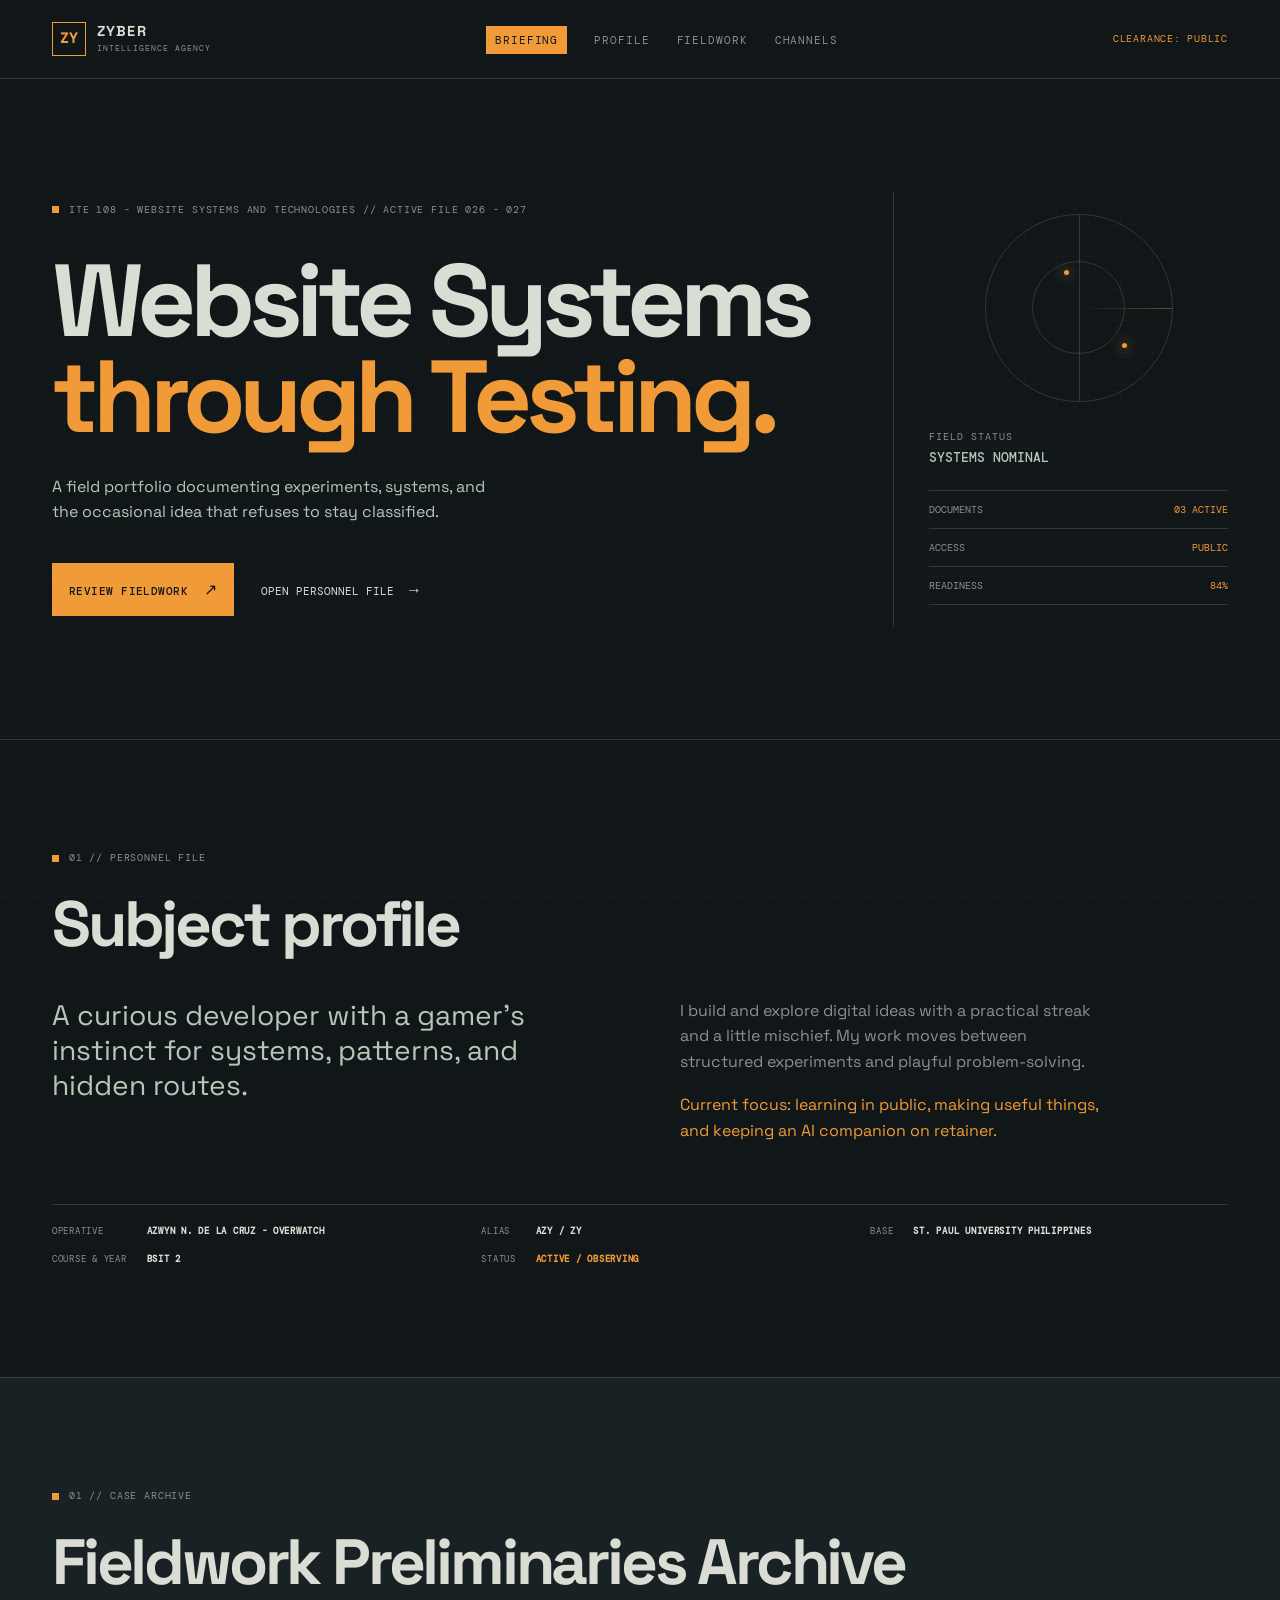
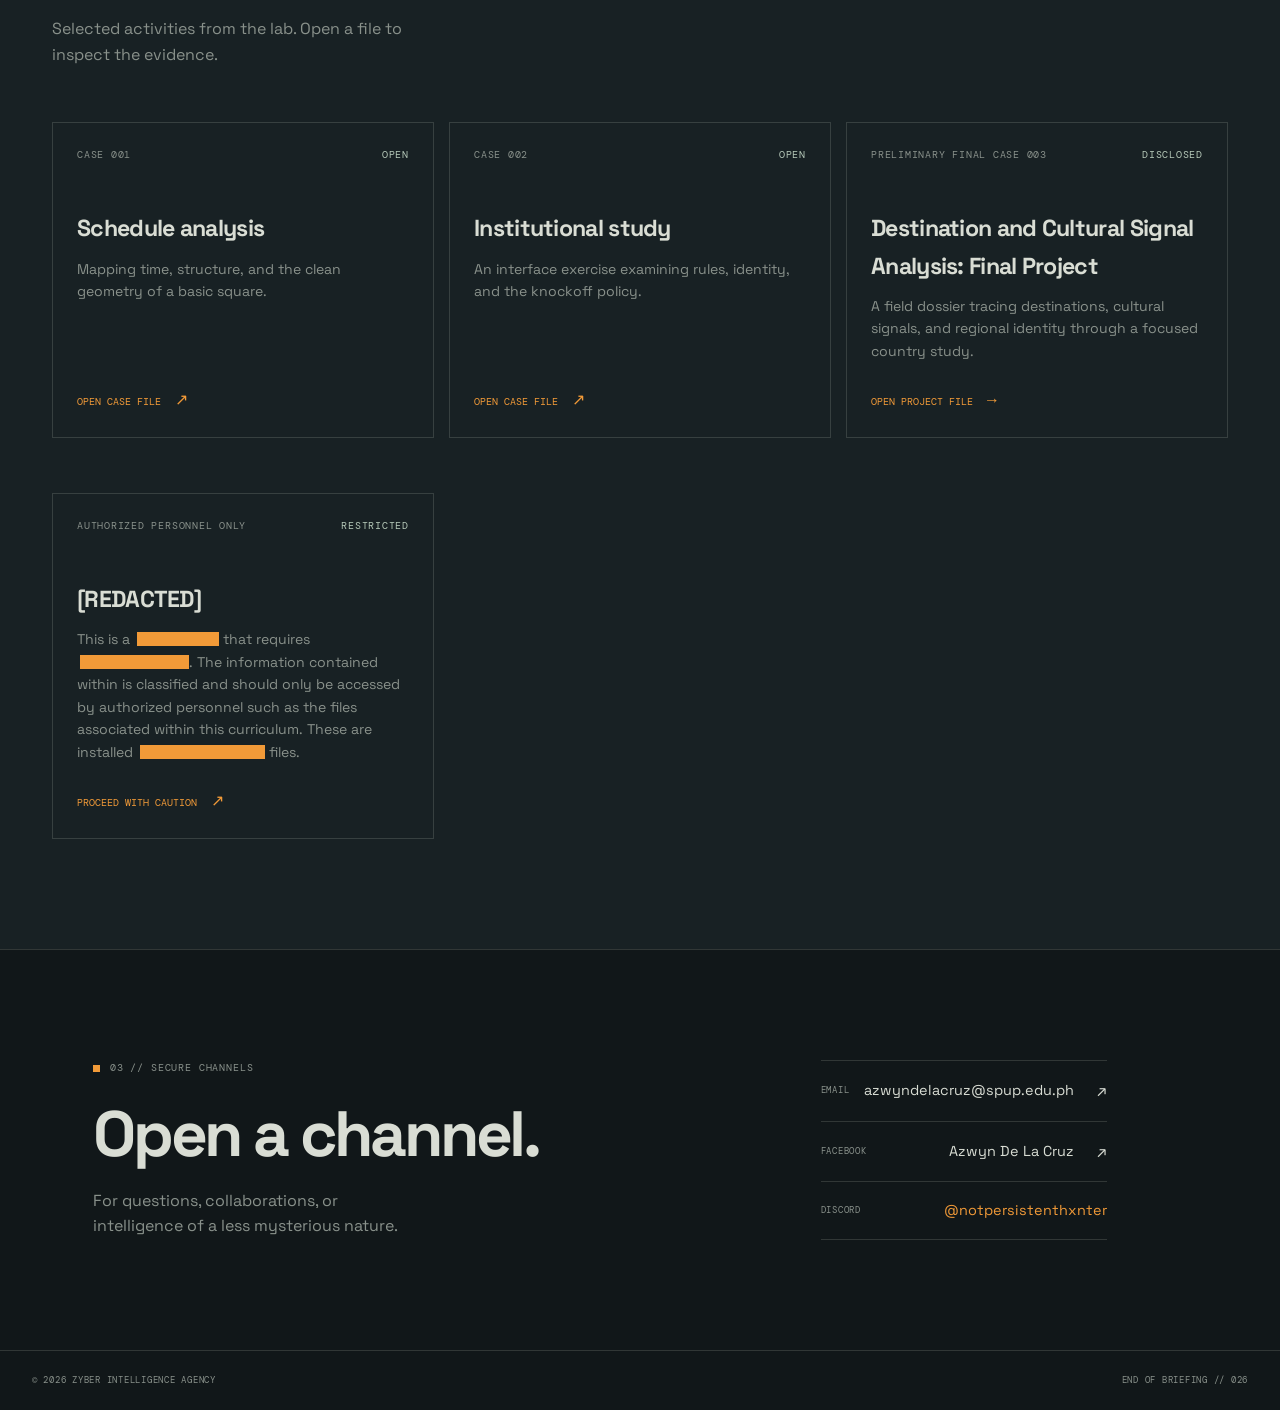
<file: CENTRAL INTELLIGENCE/public/index.html>
<!doctype html>
<html lang="en">
  <head>
    <meta charset="UTF-8" />
    <meta name="viewport" content="width=device-width, initial-scale=1.0" />
    <title>Zyber Intelligence Agency | Field Portfolio</title>
    <link rel="stylesheet" href="style.css" />
  </head>
  <body>
    <header>
      <nav>
        <a class="logo" href="#home"><span class="logo-mark">ZY</span><span>Zyber<br /><small>Intelligence Agency</small></span></a>
        <ul>
          <li><a class="active" href="#home">Briefing</a></li>
          <li><a href="#about">Profile</a></li>
          <li><a href="#projects">Fieldwork</a></li>
          <li><a href="#contact">Channels</a></li>
        </ul>
        <span class="clearance">CLEARANCE: PUBLIC</span>
      </nav>
    </header>

    <section id="home" class="hero">
      <div class="hero-content reveal">
        <p class="eyebrow"><span></span> ITE 108 - Website Systems and Technologies // active file 026 - 027</p>
        <h2>Website Systems<br /><span class="highlight">through Testing.</span></h2>
        <p class="hero-copy">A field portfolio documenting experiments, systems, and the occasional idea that refuses to stay classified.</p>
        <div class="hero-actions">
          <a href="#projects" class="btn">Review fieldwork <span>↗</span></a>
          <a href="#about" class="text-link">Open personnel file <span>→</span></a>
        </div>
      </div>
      <div class="hero-aside reveal">
        <div class="radar"><span class="radar-sweep"></span><span class="radar-dot dot-one"></span><span class="radar-dot dot-two"></span></div>
        <p class="aside-label">FIELD STATUS</p>
        <p class="aside-value">SYSTEMS NOMINAL</p>
        <div class="status-list">
          <p><span>DOCUMENTS</span><b>03 ACTIVE</b></p>
          <p><span>ACCESS</span><b>PUBLIC</b></p>
          <p><span>READINESS</span><b>84%</b></p>
        </div>
      </div>
    </section>

    <section id="about" class="about">
      <div class="section-heading"><p class="eyebrow"><span></span> 01 // personnel file</p><h2>Subject profile</h2></div>
      <div class="about-grid">
        <p class="statement">A curious developer with a gamer&#39;s instinct for systems, patterns, and hidden routes.</p>
        <div class="profile-copy"><p>I build and explore digital ideas with a practical streak and a little mischief. My work moves between structured experiments and playful problem-solving.</p><p class="muted">Current focus: learning in public, making useful things, and keeping an AI companion on retainer.</p></div>
      </div>
      <div class="metadata"><span>OPERATIVE</span><strong>AZWYN N. DE LA CRUZ - OVERWATCH</strong><span>ALIAS</span><strong>AZY / ZY</strong><span>BASE</span><strong>St. Paul University Philippines</strong><span>COURSE &amp; YEAR</span><strong>BSIT 2</strong><span>STATUS</span><strong class="orange">ACTIVE / OBSERVING</strong></div>
    </section>

    <section id="projects" class="projects">
      <div class="section-heading"><p class="eyebrow"><span></span> 01 // case archive</p><h2>Fieldwork Preliminaries Archive</h2><p class="section-note">Selected activities from the lab. Open a file to inspect the evidence.</p></div>
      <div class="project-grid">
        <div class="project-card">
          <div class="card-top"><span>CASE 001</span><span class="status">OPEN</span></div><h3>Schedule analysis</h3>
          <p>Mapping time, structure, and the clean geometry of a basic square.</p><a href="schedule.html">Open case file <span>↗</span></a>
        </div>
        <div class="project-card">
          <div class="card-top"><span>CASE 002</span><span class="status">OPEN</span></div><h3>Institutional study</h3>
          <p>An interface exercise examining rules, identity, and the knockoff policy.</p><a href="spup-knockoff.html">Open case file <span>↗</span></a>
        </div>
        <div class="project-card">
          <div class="card-top"><span>PRELIMINARY FINAL CASE 003</span><span class="status">DISCLOSED<i class="fa fa-opencart" aria-hidden="true"></i></span></div><h3>Destination and Cultural Signal Analysis: Final Project</h3>
          <p>A field dossier tracing destinations, cultural signals, and regional identity through a focused country study.</p><a href="italy_home.html">Open Project File <span>→</span></a>
        </div>
      </div>
      <div class="project-grid">
        <div class="project-card">
          <div class="card-top"><span>AUTHORIZED PERSONNEL ONLY</span></span><span class="status">RESTRICTED</span></div><h3>[REDACTED]</h3>
          <p>This is a <span class="redacted">hidden case</span> that requires <span class="redacted">special handling</span>. The information contained within is classified and should only be accessed by authorized personnel such as the files associated within this curriculum. These are installed <span class="redacted">powerpoint lesson</span> files.</p><a href="https://www.youtube.com/watch?v=dQw4w9WgXcQ&t=1">Proceed with caution <span>↗</span></a>
        </div>
    </section>

    <section id="contact" class="contact">
      <div class="contact-copy"><p class="eyebrow"><span></span> 03 // secure channels</p><h2>Open a channel.</h2><p>For questions, collaborations, or intelligence of a less mysterious nature.</p></div>
      <div class="contact-links"><a href="mailto:azwyndelacruz@spup.edu.ph"><small>EMAIL</small>azwyndelacruz@spup.edu.ph <span>↗</span></a><a href="https://www.facebook.com/zyberu.2807" target="_blank" rel="noopener"><small>FACEBOOK</small>Azwyn De La Cruz <span>↗</span></a><p><small>DISCORD</small><span class="discord-handle">@notpersistenthxnter</span></p></div>
    </section>

    <footer>
      <p>© 2026 ZYBER INTELLIGENCE AGENCY</p><p>END OF BRIEFING // 026</p>
    </footer>

    <script>
      const navigationLinks = [...document.querySelectorAll('nav li a')];
      const sections = navigationLinks
        .map((link) => document.querySelector(link.getAttribute('href')))
        .filter(Boolean);

      const setActiveLink = (sectionId) => {
        navigationLinks.forEach((link) => {
          const isActive = link.getAttribute('href') === `#${sectionId}`;
          link.classList.toggle('active', isActive);
          link.setAttribute('aria-current', isActive ? 'page' : 'false');
        });
      };

      navigationLinks.forEach((link) => {
        link.addEventListener('click', () => setActiveLink(link.getAttribute('href').slice(1)));
      });

      const sectionObserver = new IntersectionObserver(
        (entries) => {
          const visibleSection = entries
            .filter((entry) => entry.isIntersecting)
            .sort((first, second) => second.intersectionRatio - first.intersectionRatio)[0];

          if (visibleSection) setActiveLink(visibleSection.target.id);
        },
        { rootMargin: '-20% 0px -60% 0px', threshold: [0, 0.25, 0.5, 1] }
      );

      sections.forEach((section) => sectionObserver.observe(section));
    </script>
  </body>
</html>
</file>
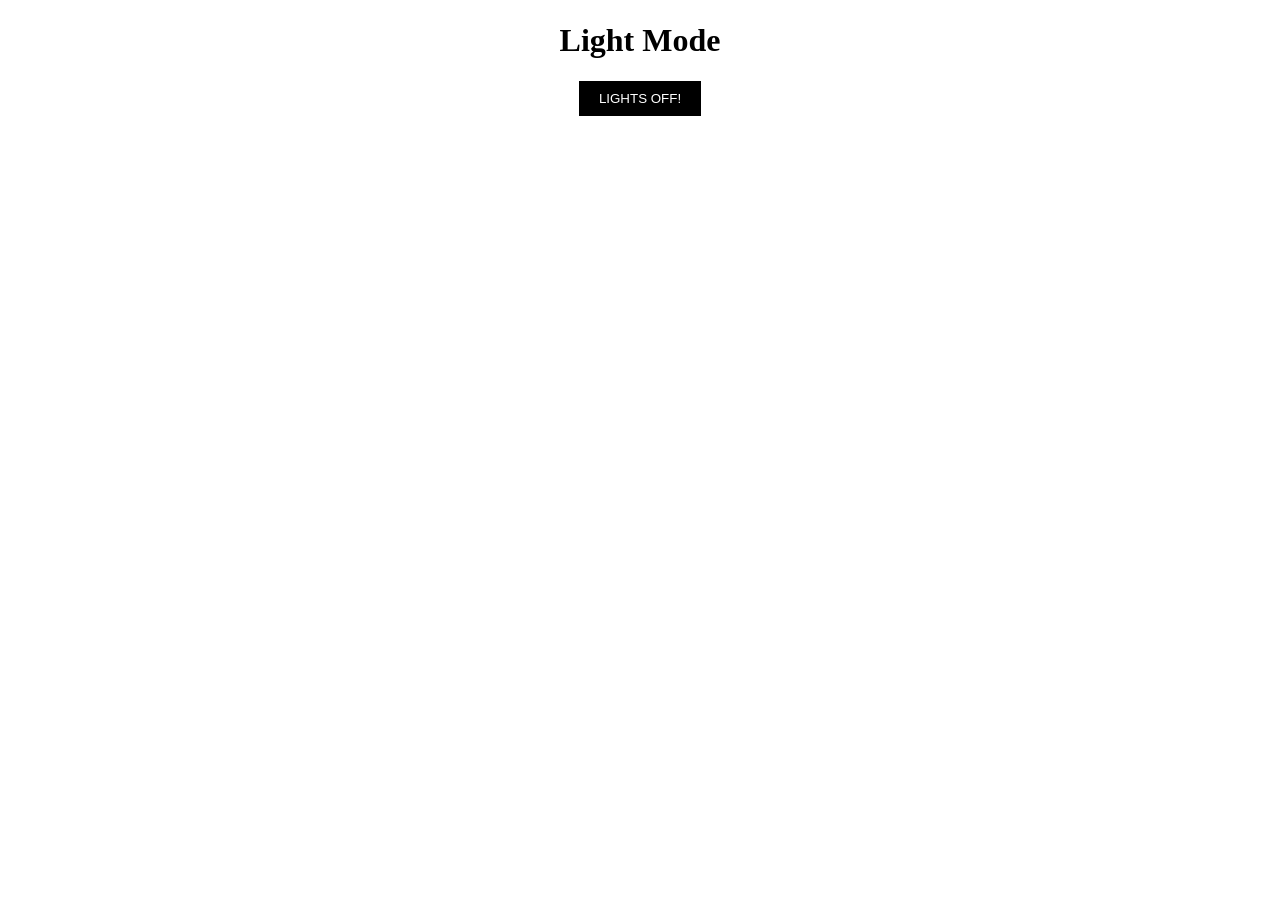
<file: WS&T/light-to dark.html>
<!DOCTYPE html>
<html lang="en">
<head>
    <meta charset="UTF-8">
    <meta name="viewport" content="width=device-width, initial-scale=1.0">
    <title>Light to Dark mode</title>
    <style>
        h1 {
            text-align: center;
        }
        body {
            position: relative;
            isolation: isolate;
            min-height: 100vh;
            margin: 0;
            padding-top: 1px;
            background-color: white;
            color: black;
            transition: background-color 1s, color 1s;
        }
        body::before {
            content: "";
            position: fixed;
            inset: 0;
            z-index: -1;
            opacity: 0;
            background: linear-gradient(
                120deg,
                #ff0000,
                #ff8c00,
                #ffff00,
                #00c853,
                #00b0ff,
                #651fff,
                #d500f9,
                #ff0000
            );
            background-size: 400% 400%;
            transition: opacity 1s ease;
            animation: rainbow 8s ease infinite;
        }
        .dark-mode {
            background-color: black;
            color: white;
        }
        .light-mode {
            background-color: white;
            color: black;
        }
        .rainbow-mode {
            color: white;
            background-color: #651fff;
        }
        .rainbow-mode::before {
            opacity: 1;
        }
        .rainbow-mode h1 {
            background: linear-gradient(
                120deg,
                #ff0000,
                #ff8c00,
                #ffff00,
                #00c853,
                #00b0ff,
                #651fff,
                #d500f9,
                #ff0000
            );
            background-size: 400% 400%;
            background-position: 100% 50%;
            background-clip: text;
            -webkit-background-clip: text;
            color: transparent;
            animation: rainbow-text 8s ease-in-out infinite;
        }
        @keyframes rainbow {
            0% { background-position: 0% 50%; }
            50% { background-position: 100% 50%; }
            100% { background-position: 0% 50%; }
        }
        @keyframes rainbow-text {
            0% { background-position: 100% 50%; }
            50% { background-position: 0% 50%; }
            100% { background-position: 100% 50%; }
        }
        button {
            background-color: black;
            color: white;
            padding: 10px 20px;
            border: none;
            cursor: pointer;
            transition: 1s;
            text-align: center;
        }
        .rainbow-mode button {
            background: linear-gradient(
                120deg,
                #ff0000,
                #ff8c00,
                #ffff00,
                #00c853,
                #00b0ff,
                #651fff,
                #d500f9,
                #ff0000
            );
            background-size: 400% 400%;
            animation: rainbow-button 8s ease-in-out infinite;
        }
        @keyframes rainbow-button {
            0% { background-position: 100% 50%; }
            50% { background-position: 0% 50%; }
            100% { background-position: 100% 50%; }
        }
        @media (prefers-reduced-motion: reduce) {
            body,
            body::before,
            .rainbow-mode h1,
            .rainbow-mode button {
                transition-duration: 1ms;
                animation: none;
            }
        }
    </style>
</head>
<body id="body">
    <h1 id="mode">Light Mode</h1>
    
    <center>
        <button id="button"><i class="fa fa-lightbulb-o" aria-hidden="true"></i>LIGHTS OFF!</button>
    </center>

    <script>
        var currentMode = 0;
        var body = document.getElementById('body');
        var mode = document.getElementById('mode');
        var button = document.getElementById('button');
        var themes = [
            { className: 'dark-mode', label: 'Dark Mode', buttonLabel: 'RAINBOW MODE!' },
            { className: 'rainbow-mode', label: 'Rainbow Mode', buttonLabel: 'LIGHTS ON!' },
            { className: 'light-mode', label: 'Light Mode', buttonLabel: 'LIGHTS OFF!' }
        ];

        function changeTheme() {
            currentMode = (currentMode + 1) % themes.length;
            var theme = themes[currentMode];

            body.classList.remove('light-mode', 'dark-mode', 'rainbow-mode');
            body.classList.add(theme.className);
            mode.textContent = theme.label;
            button.textContent = theme.buttonLabel;
        }

        button.addEventListener('click', changeTheme);
    </script>
</body> 
</html>
</file>
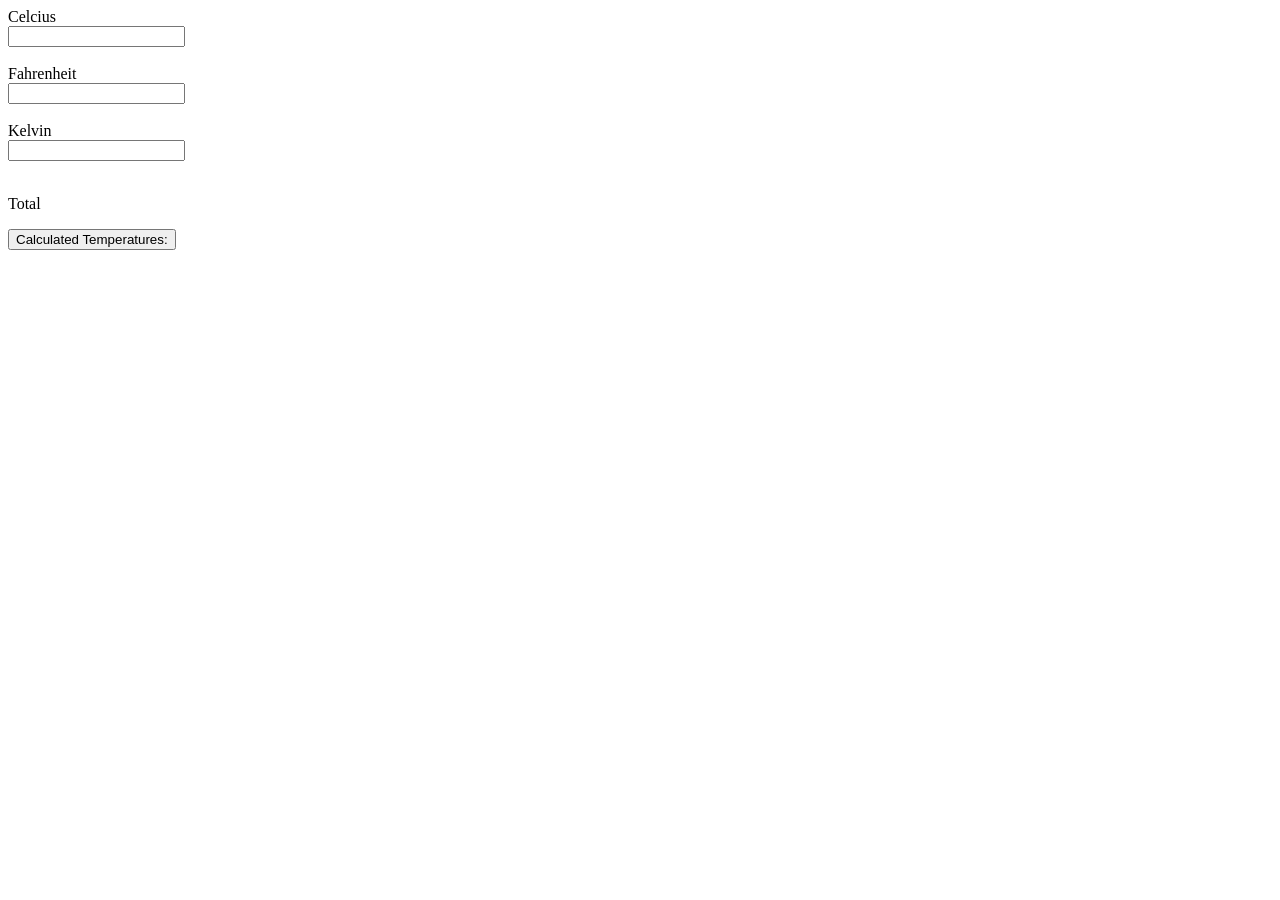
<file: WS&T/main-playground.html>
<!DOCTYPE html>
<html lang="en">
<head>
    <meta charset="UTF-8">
    <meta name="viewport" content="width=device-width, initial-scale=1.0">
    <title>Temperature Check</title>
</head>
<body>
    <label for="">Celcius</label><br>
    <input type="text" name="cel" id="cel"><br><br>
    <label for="">Fahrenheit</label><br>
    <input type="text" name="fah" id="fah"><br><br>
    <label for="">Kelvin</label><br>
    <input type="text" name="kel" id="kel"><br><br>

    <p id="para">Total</p>

    <button id="total">Calculated Temperatures:</button>

    <script>
        function getTemperatureByKelvin() {
            var kel = document.getElementById('kel').value;
            var cel = kel - 273.15;
            document.getElementById('cel').value = cel;
        }
        function getTemperatureByCelsius() {
            var cel = document.getElementById('cel').value;
            var fah = (cel * 9/5) + 32;
            document.getElementById('fah').value = fah;
        }
        function getTemperatureByFahrenheit() {
            var fah = document.getElementById('fah').value;
            var cel = (fah - 32) * 5/9;
            document.getElementById('cel').value = cel;
        }
        function getNum() {
            getTemperatureByCelsius();
            getTemperatureByFahrenheit();
            getTemperatureByKelvin();
        }
        document.getElementById('total').addEventListener('click', getNum);
    </script>
    
</body>
</html>
</file>
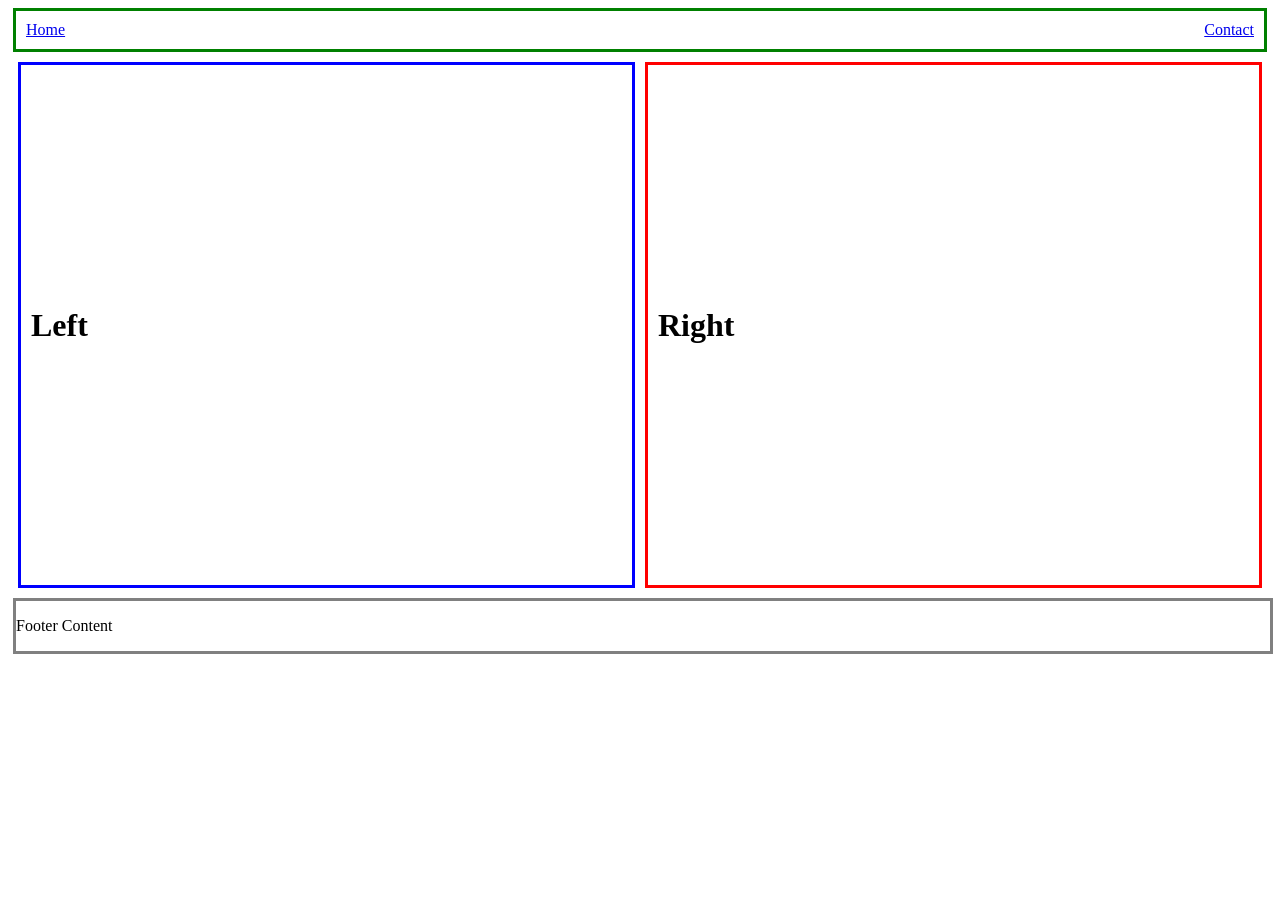
<file: WS&T/playground.html>
<!DOCTYPE html>
<html lang="en">
<head>
    <meta charset="UTF-8">
    <meta name="viewport" content="width=device-width, initial-scale=1.0">
    <title>Flex Box Container</title>
    <style>
        .home-contact-container {
            padding: 10px;
            display: flex;
            justify-content: space-between;
            margin: 5px;
            border: 3px solid green;
        }

        .side-containers {
            display: flex;
            justify-content: space-between;
            margin: 5px;
        }

        .left-container {
            height: 500px;
            width: 49%;
            border: 3px solid blue;
            display: flex;
            justify-content: space-around;
            align-items: center;
            display: flex;
            justify-content: space-between;
            align-items: center;
            margin: 5px;
            padding: 10px;
        }

        .right-container {
            height: 500px;
            width: 49%;
            border: 3px solid red;
            display: flex;
            justify-content: space-around;
            align-items: center;
            display: flex;
            justify-content: space-between;
            align-items: center;
            margin: 5px;
            padding: 10px;
        }

        .footer-container {
            width: 99.2%;
            height: 50px;
            border: 3px solid gray;
            display: flex;
            justify-content: left;
            align-items: center;
            margin: 5px;
        }

    </style>
</head>
<body>

    <div class="home-contact-container">
        <a href="#Home">Home</a>
        <a href="#">Contact</a>
    </div>

    <div class="side-containers">
        <div class="left-container">
            <h1>Left</h1>
        </div>

        <div class="right-container">
            <h1>Right</h1>
        </div>
    </div>

    <div class="footer-container">
        <p>Footer Content</p>
    </div>

</body>
</html>
</file>
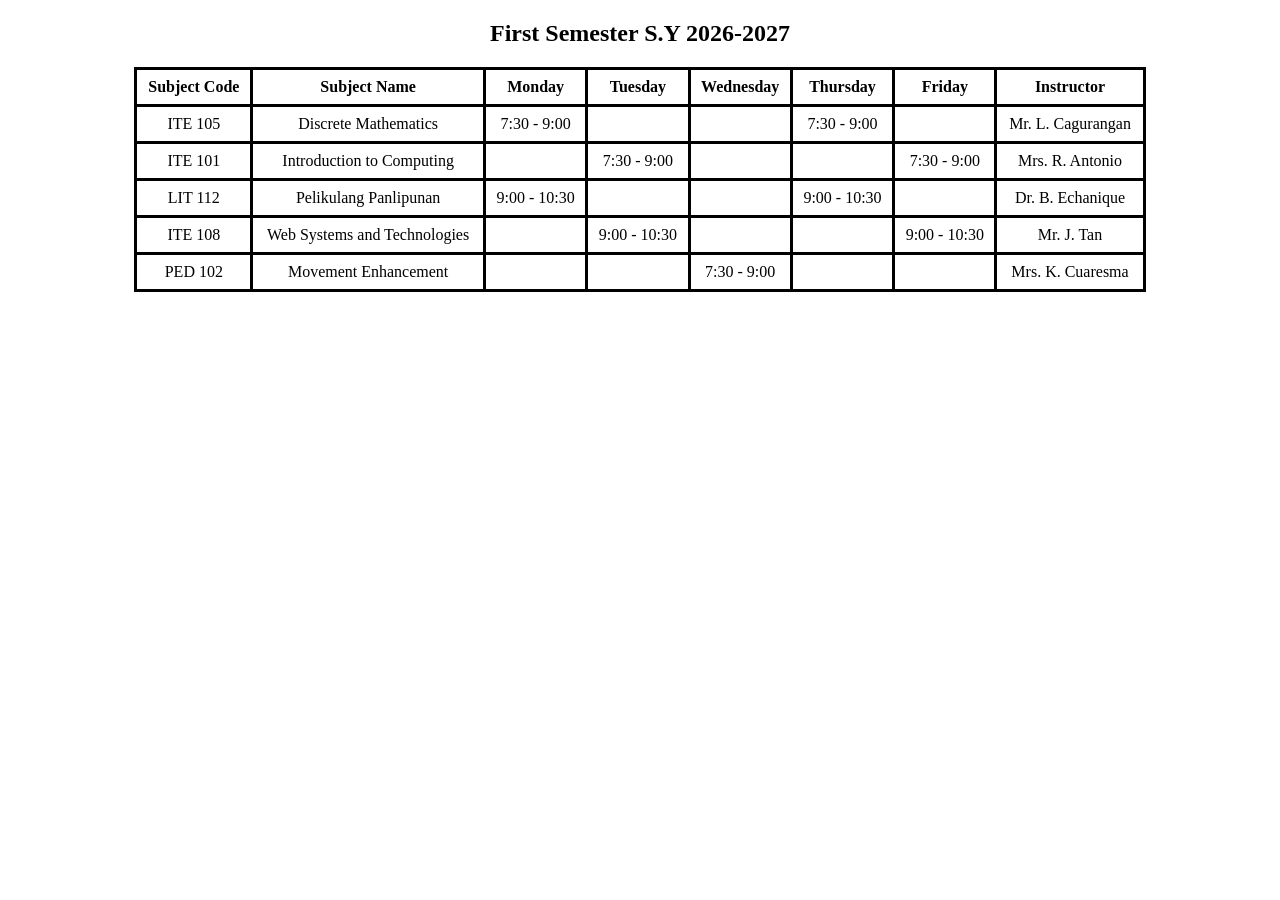
<file: WS&T/schedule.html>
<!DOCTYPE html>
<html lang="en">

<head>
    <meta charset="UTF-8">
    <meta name="viewport" content="width=device-width, initial-scale=1.0">
    <title>Schedule First Semester S.Y 2026-2027</title>
</head>

<style>
    body {
        font-family: Times, sans-serif;
    }
    
    table, tr, th, td {
        border: 3px solid black;
        border-collapse: collapse;
    }

    th, td {
        padding: 8px;
        white-space: nowrap;
        text-align: center;
    }
        
    h2 {
        text-align: center;
    }

    .schedule {
        margin: 0 auto;
        width: 80%;
        table-layout: auto;
    }

</style>

<body>
    <h2>First Semester S.Y 2026-2027</h2>
    <table class="schedule">

        <tr>
            <th>Subject Code</th>
            <th>Subject Name</th>
            <th>Monday</th>
            <th>Tuesday</th>
            <th>Wednesday</th>
            <th>Thursday</th>
            <th>Friday</th>
            <th>Instructor</th>
        </tr>

        <tr>
            <td>ITE 105</td>
            <td>Discrete Mathematics</td>
            <td>7:30 - 9:00</td>
            <td></td>
            <td></td>
            <td>7:30 - 9:00</td>
            <td></td>
            <td>Mr. L. Cagurangan</td>
        </tr>

        <tr>
            <td>ITE 101</td>
            <td>Introduction to Computing</td>
            <td></td>
            <td>7:30 - 9:00</td>
            <td></td>
            <td></td>
            <td>7:30 - 9:00</td>
            <td>Mrs. R. Antonio</td>
        </tr>

        <tr>
            <td>LIT 112</td>
            <td>Pelikulang Panlipunan</td>
            <td>9:00 - 10:30</td>
            <td></td>
            <td></td>
            <td>9:00 - 10:30</td>
            <td></td>
            <td>Dr. B. Echanique</td>
        </tr>

        <tr>
            <td>ITE 108</td>
            <td>Web Systems and Technologies</td>
            <td></td>
            <td>9:00 - 10:30</td>
            <td></td>
            <td></td>
            <td>9:00 - 10:30</td>
            <td>Mr. J. Tan</td>
        </tr>

        <tr>
            <td>PED 102</td>
            <td>Movement Enhancement</td>
            <td></td>
            <td></td>
            <td>7:30 - 9:00</td>
            <td></td>
            <td></td>
            <td>Mrs. K. Cuaresma</td>
        </tr>

    </table>
</body>

</html>
</file>
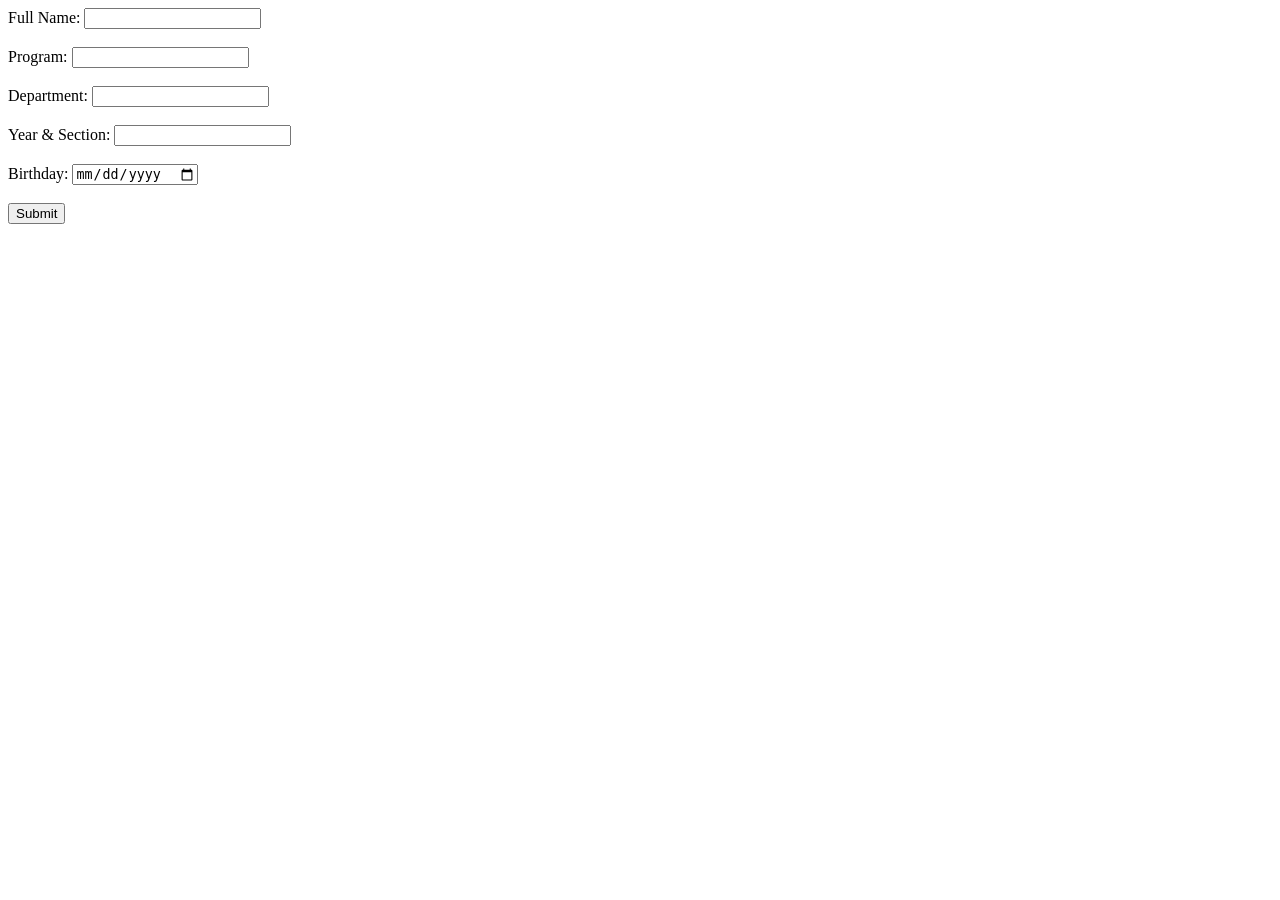
<file: WS&T/website-forms.html>
<!DOCTYPE html>
<html lang="en">
<head>
  <meta charset="UTF-8">
  <meta name="viewport" content="width=device-width, initial-scale=1.0">
  <title>Forms Test</title>
</head>
<body>

  <form action="mamamo.php" method="post">
    <label for="fullname">Full Name:</label>
    <input type="text" id="fullname" name="fullname" required><br><br>

    <label for="program">Program:</label>
    <input type="text" id="program" name="program" required><br><br>

    <label for="department">Department:</label>
    <input type="text" id="department" name="department" required><br><br>

    <label for="year_section">Year & Section:</label>
    <input type="text" id="year_section" name="year_section" required><br><br>

    <label for="birthday">Birthday:</label>
    <input type="date" id="birthday" name="birthday" required><br><br>

    <input type="submit" value="Submit">
  
</body>
</html>
</file>
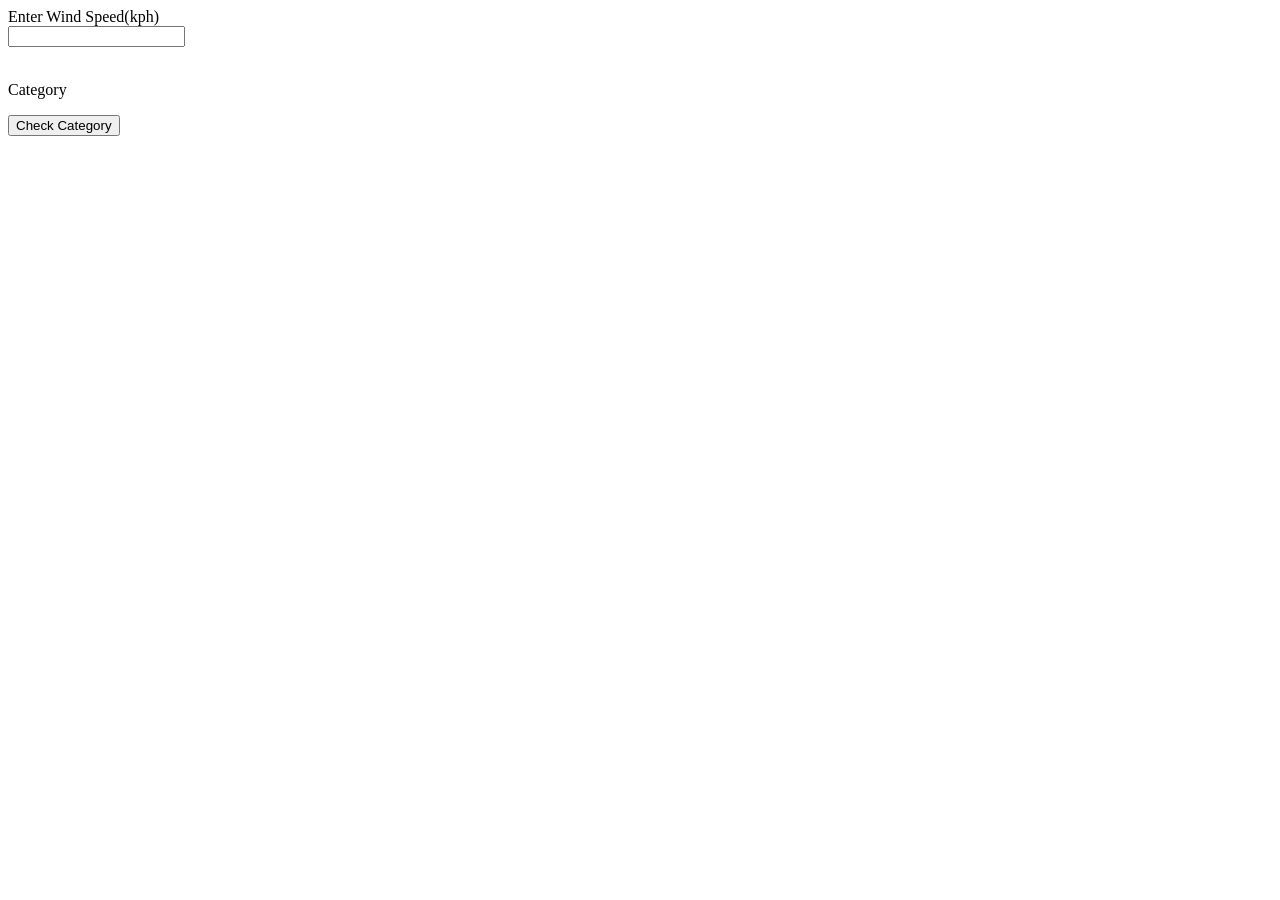
<file: WS&T/windspeed.html>
<!DOCTYPE html>
<html lang="en">
<head>
    <meta charset="UTF-8">
    <meta name="viewport" content="width=device-width, initial-scale=1.0">
    <title>Typhoon Category Identifier</title>
</head>
<body>
    <label for="">Enter Wind Speed(kph)</label><br>
    <input type="text" name="kph" id="kph"><br><br>

    <p id="para">Category</p>

    <button id="total">Check Category</button>

    <script>
        function getCategory() {
            var kph = document.getElementById('kph').value;
            var paragraph = document.getElementById('para');
            if (kph < 61) {
                paragraph.textContent = "Category: Tropical Depression";
            } else if (kph >= 62 && kph <= 88) {
                paragraph.textContent = "Category: Tropical Storm";
            } else if (kph >= 89 && kph <= 117) {
                paragraph.textContent = "Category: Severe Tropical Storm";
            } else if (kph >= 118 && kph <= 220) {
                paragraph.textContent = "Category: Typhoon";
            } else if (kph > 220) {
                paragraph.textContent = "Category: Super Typhoon";
            } else {
                paragraph.textContent = "Invalid wind speed input.";
            }
        }
        document.getElementById('total').addEventListener('click', getCategory);
    </script>
    
</body>
</html>
</file>
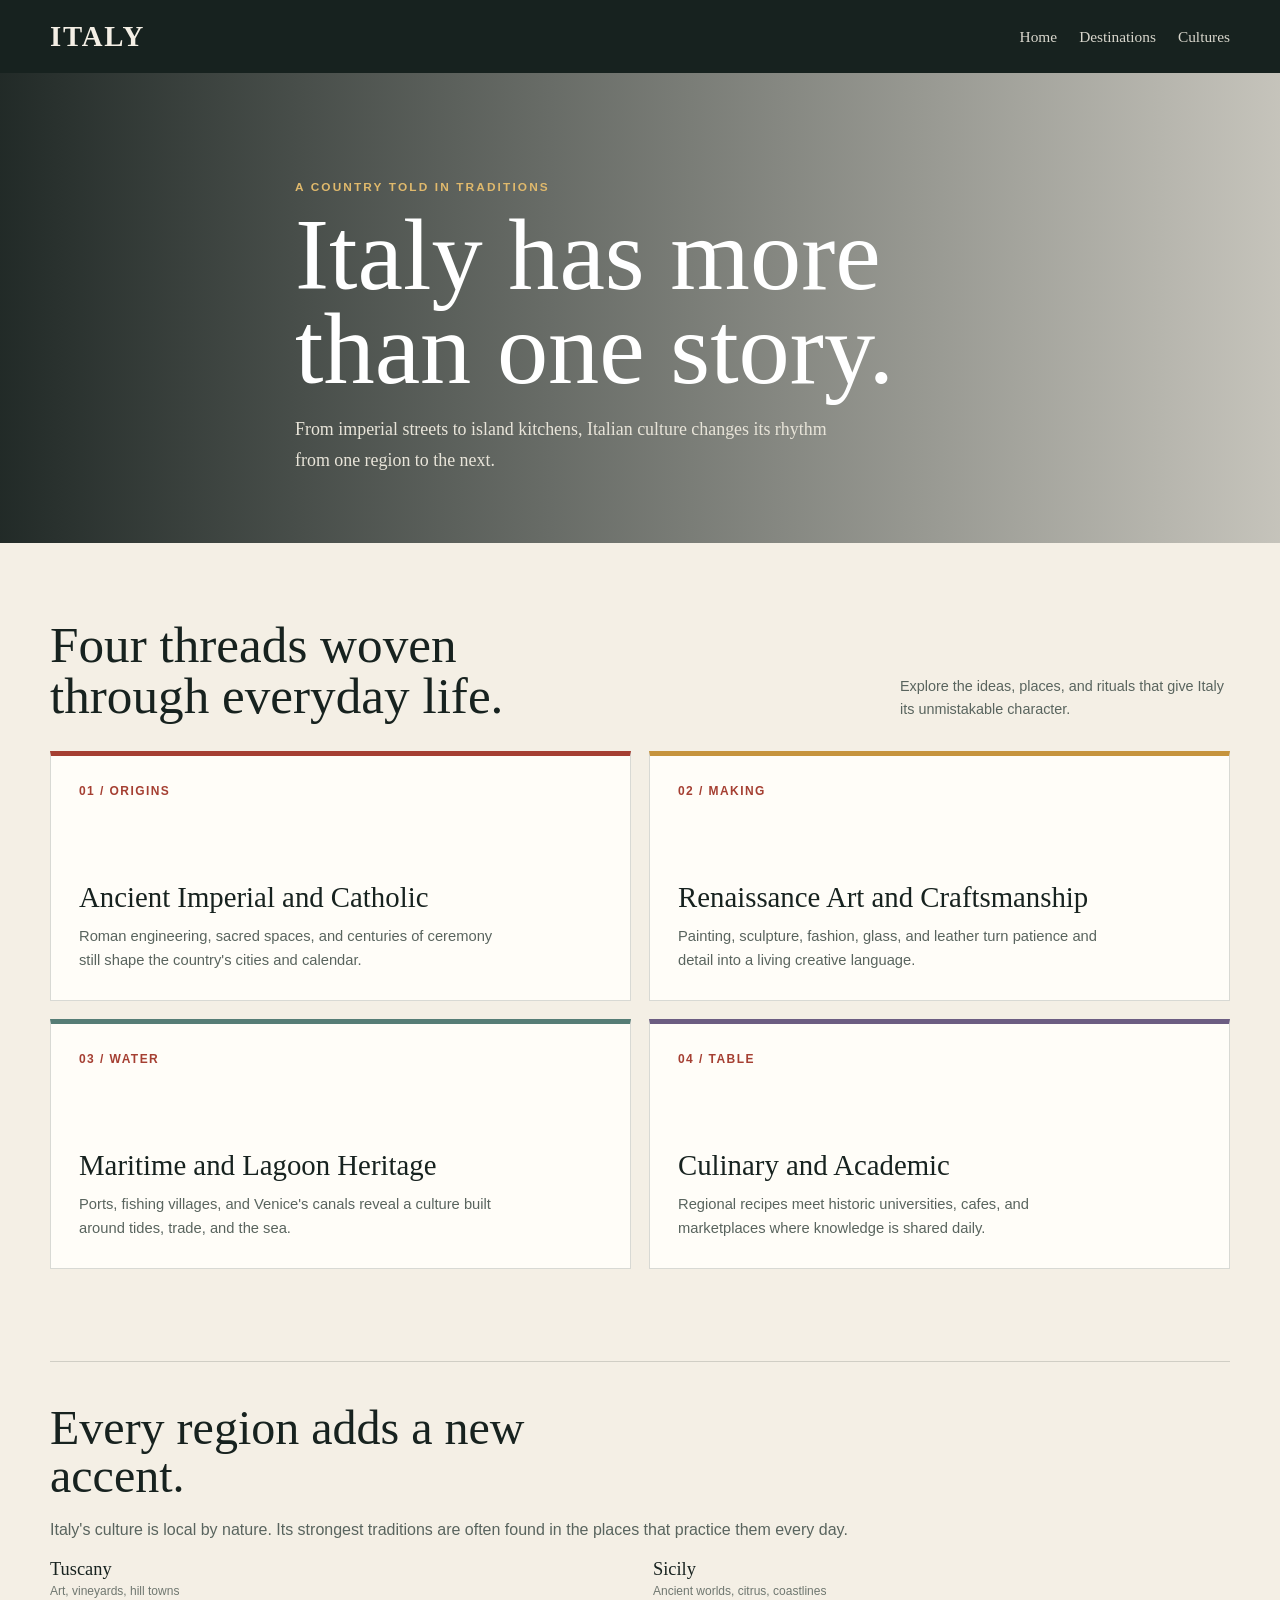
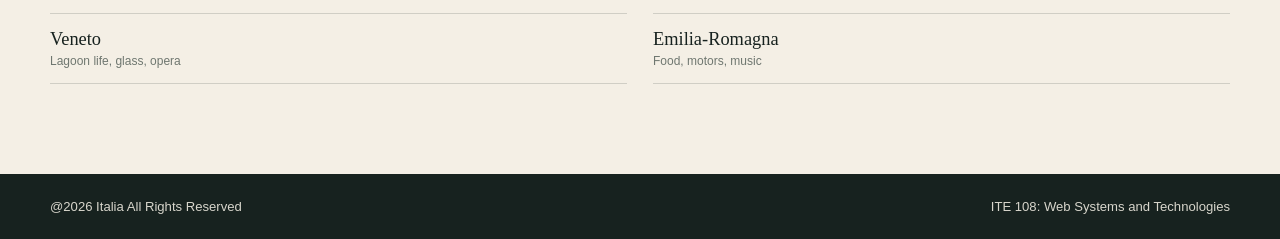
<file: CENTRAL INTELLIGENCE/public/italy_cultures.html>
<!DOCTYPE html>
<html lang="en">
<head>
  <meta charset="UTF-8" />
  <meta name="viewport" content="width=device-width, initial-scale=1.0" />
  <title>Italian Cultures</title>
  <style>
      * { box-sizing: border-box; }

      :root {
        --ink: #17221f;
        --cream: #f4efe5;
        --paper: #fffdf8;
        --red: #a53f32;
        --gold: #c6943d;
        --line: rgba(23, 34, 31, 0.16);
      }

      body {
        margin: 0;
        background: var(--cream);
        color: var(--ink);
        font-family: Georgia, 'Times New Roman', serif;
      }

      a { color: inherit; text-decoration: none; }

      .container {
        width: min(1180px, calc(100% - 40px));
      margin: 0 auto;
      }

      header {
        background: var(--ink);
        color: var(--cream);
        padding: 20px 0;
      }

      .nav {
      display: flex;
      justify-content: space-between;
      align-items: center;
      gap: 18px;
      }

      .brand {
      font-size: 1.8rem;
      font-weight: 700;
      letter-spacing: 0.06em;
      }

      .nav-links {
      display: flex;
      gap: 22px;
      font-size: 0.96rem;
      flex-wrap: wrap;
      }

      .nav-links a { color: #d8d6cc; }
      .nav-links a:hover, .nav-links .active { color: #fff; }

      .hero {
        min-height: 470px;
        display: grid;
        align-items: end;
        background: linear-gradient(90deg, rgba(11, 21, 19, 0.9), rgba(11, 21, 19, 0.2)),
          url('https://images.unsplash.com/photo-1529260830199-42c24126f198?auto=format&fit=crop&w=1600&q=85') center/cover;
        color: #fff;
      }

      .hero-content { padding: 76px 0 68px; max-width: 690px; }

      .eyebrow {
        color: #e0b96c;
        font-family: Arial, sans-serif;
        font-size: 0.74rem;
        font-weight: 700;
        letter-spacing: 0.18em;
        text-transform: uppercase;
      }

      h1 {
        margin: 14px 0 18px;
        font-size: clamp(3.3rem, 8vw, 6.5rem);
        font-weight: 400;
        line-height: 0.92;
      }

      .hero p {
        max-width: 570px;
        margin: 0;
        color: #e8e4d9;
        font-size: 1.12rem;
        line-height: 1.7;
      }

      main { padding: 76px 0 90px; }

      .section-heading {
        display: flex;
        align-items: end;
        justify-content: space-between;
        gap: 24px;
        margin-bottom: 30px;
      }

      h2 {
        max-width: 560px;
        margin: 0;
        font-size: clamp(2rem, 4vw, 3.3rem);
        font-weight: 400;
        line-height: 1;
      }

      .section-heading p {
        max-width: 330px;
        margin: 0;
        color: #59645e;
        font-family: Arial, sans-serif;
        font-size: 0.9rem;
        line-height: 1.6;
      }

      .culture-grid {
        display: grid;
        grid-template-columns: repeat(2, 1fr);
        gap: 18px;
      }

      .culture-card {
        min-height: 250px;
        display: flex;
        flex-direction: column;
        justify-content: space-between;
        padding: 28px;
        background: var(--paper);
        border: 1px solid var(--line);
        border-top: 5px solid var(--red);
      }

      .culture-card:nth-child(2) { border-top-color: var(--gold); }
      .culture-card:nth-child(3) { border-top-color: #567d76; }
      .culture-card:nth-child(4) { border-top-color: #6c5d82; }

      .card-number {
        color: var(--red);
        font-family: Arial, sans-serif;
        font-size: 0.75rem;
        font-weight: 700;
        letter-spacing: 0.12em;
      }

      .culture-card h3 {
        margin: 34px 0 10px;
        font-size: 1.8rem;
        font-weight: 400;
      }

      .culture-card p {
        max-width: 430px;
        margin: 0;
        color: #59645e;
        font-family: Arial, sans-serif;
        font-size: 0.92rem;
        line-height: 1.65;
      }

      .regions {
        margin-top: 92px;
        padding-top: 42px;
        border-top: 1px solid var(--line);
      }

      .regions h2 { font-size: clamp(2rem, 4vw, 3rem); }

      .regions p {
        margin: 16px 0 0;
        color: #59645e;
        font-family: Arial, sans-serif;
        line-height: 1.7;
      }

      .region-list {
        display: grid;
        grid-template-columns: repeat(2, 1fr);
        gap: 0 26px;
        margin: 0;
        padding: 0;
        list-style: none;
        font-size: 1.15rem;
      }

      .region-list li {
        padding: 15px 0;
        border-bottom: 1px solid var(--line);
      }

      .region-list span {
        display: block;
        margin-top: 4px;
        color: #6f7770;
        font-family: Arial, sans-serif;
        font-size: 0.75rem;
      }

      footer {
        padding: 25px 0;
        background: var(--ink);
        color: #d8d6cc;
        font-family: Arial, sans-serif;
        font-size: 0.82rem;
      }

      .footer-content {
        display: flex;
        justify-content: space-between;
        gap: 20px;
      }

      @media (max-width: 700px) {
        .nav { align-items: flex-start; flex-direction: column; }
        .hero { min-height: 520px; }
        .hero-content { padding-bottom: 48px; }
        .section-heading, .regions { display: block; }
        .section-heading p { margin-top: 18px; }
        .culture-grid { grid-template-columns: 1fr; }
        .regions { margin-top: 68px; }
        .region-list { margin-top: 24px; }
      }
    </style>
</head>
<body>
  <header>
    <div class="container nav">
      <a class="brand" href="italy_home.html">ITALY</a>
      <nav class="nav-links" aria-label="Main navigation">
        <a href="italy_home.html" aria-current="page">Home</a>
        <a href="italy_spots.html" aria-current="page">Destinations</a>
        <a href="italy_cultures.html" aria-current="page">Cultures</a>
      </nav>
    </div>
  </header>

  <section class="hero">
    <div class="container hero-content">
      <div class="eyebrow">A country told in traditions</div>
      <h1>Italy has more than one story.</h1>
      <p>From imperial streets to island kitchens, Italian culture changes its rhythm from one region to the next.</p>
    </div>
  </section>

  <main>
    <div class="container">
      <div class="section-heading">
        <h2>Four threads woven through everyday life.</h2>
        <p>Explore the ideas, places, and rituals that give Italy its unmistakable character.</p>
      </div>

      <section class="culture-grid" aria-label="Italian culture themes">
        <article class="culture-card">
          <div class="card-number">01 / ORIGINS</div>
          <div>
            <h3>Ancient Imperial and Catholic</h3>
            <p>Roman engineering, sacred spaces, and centuries of ceremony still shape the country's cities and calendar.</p>
          </div>
        </article>
        <article class="culture-card">
          <div class="card-number">02 / MAKING</div>
          <div>
            <h3>Renaissance Art and Craftsmanship</h3>
            <p>Painting, sculpture, fashion, glass, and leather turn patience and detail into a living creative language.</p>
          </div>
        </article>
        <article class="culture-card">
          <div class="card-number">03 / WATER</div>
          <div>
            <h3>Maritime and Lagoon Heritage</h3>
            <p>Ports, fishing villages, and Venice's canals reveal a culture built around tides, trade, and the sea.</p>
          </div>
        </article>
        <article class="culture-card">
          <div class="card-number">04 / TABLE</div>
          <div>
            <h3>Culinary and Academic</h3>
            <p>Regional recipes meet historic universities, cafes, and marketplaces where knowledge is shared daily.</p>
          </div>
        </article>
      </section>

      <section class="regions">
        <div>
          <h2>Every region adds a new accent.</h2>
          <p>Italy's culture is local by nature. Its strongest traditions are often found in the places that practice them every day.</p>
        </div>
        <ul class="region-list">
          <li>Tuscany<span>Art, vineyards, hill towns</span></li>
          <li>Sicily<span>Ancient worlds, citrus, coastlines</span></li>
          <li>Veneto<span>Lagoon life, glass, opera</span></li>
          <li>Emilia-Romagna<span>Food, motors, music</span></li>
        </ul>
      </section>
    </div>
  </main>

  <footer>
    <div class="container footer-content">
      <span>@2026 Italia All Rights Reserved</span>
      <span>ITE 108: Web Systems and Technologies</span>
    </div>
  </footer>
</body>
</html>
</file>
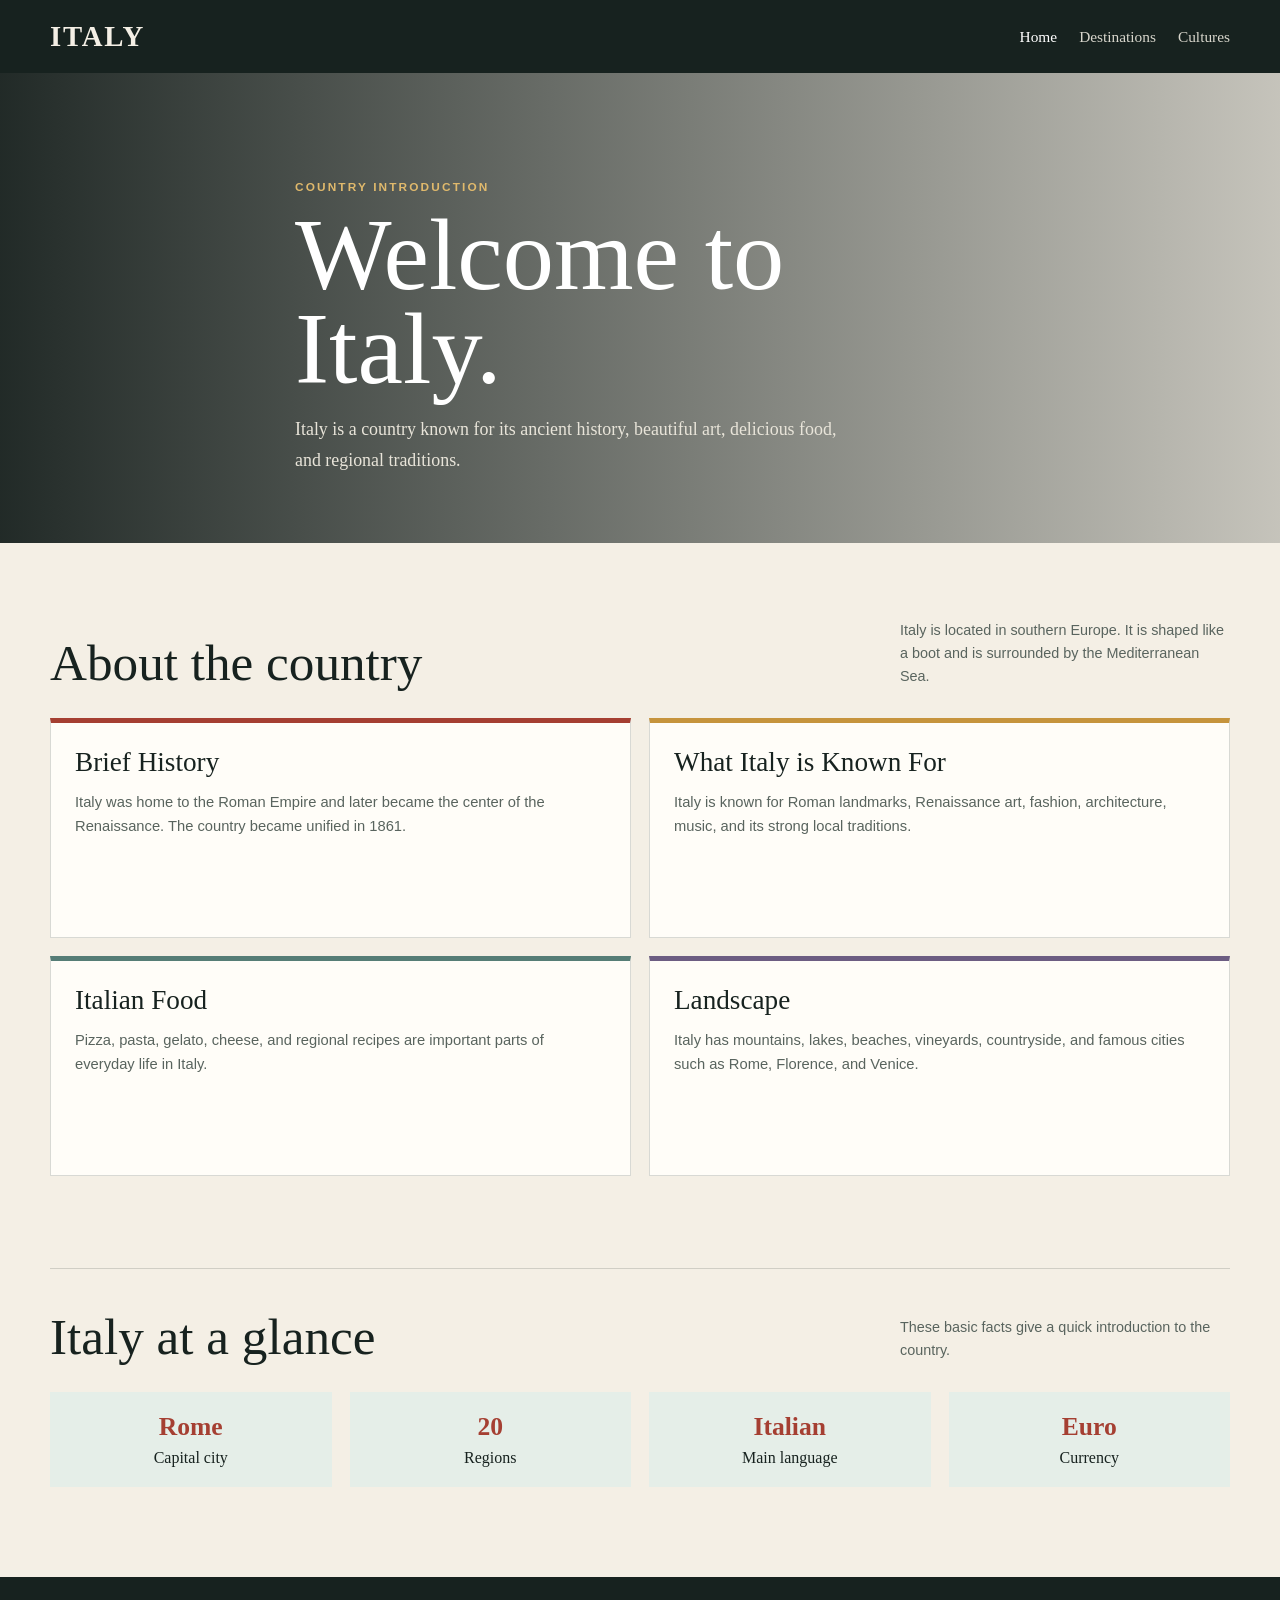
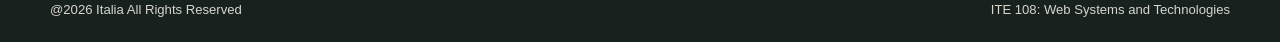
<file: CENTRAL INTELLIGENCE/public/italy_home.html>
<!DOCTYPE html>
<html lang="en">
<head>
  <meta charset="UTF-8" />
  <meta name="viewport" content="width=device-width, initial-scale=1.0" />
  <title>Italy Tourism Homepage</title>
  <style>
    * { box-sizing: border-box; }

    :root {
      --ink: #17221f;
      --cream: #f4efe5;
      --paper: #fffdf8;
      --red: #a53f32;
      --gold: #c6943d;
      --line: rgba(23, 34, 31, 0.16);
    }

    body {
      margin: 0;
      background: var(--cream);
      color: var(--ink);
      font-family: Georgia, 'Times New Roman', serif;
    }

    a { color: inherit; text-decoration: none; }

    .container {
      width: min(1180px, calc(100% - 40px));
      margin: 0 auto;
    }

    header {
      background: var(--ink);
      color: var(--cream);
      padding: 20px 0;
    }

    .nav {
      display: flex;
      justify-content: space-between;
      align-items: center;
      gap: 18px;
    }

    .brand {
      font-size: 1.8rem;
      font-weight: 700;
      letter-spacing: 0.06em;
    }

    .nav-links {
      display: flex;
      gap: 22px;
      font-size: 0.96rem;
      flex-wrap: wrap;
    }

    .nav-links a { color: #d8d6cc; }
    .nav-links a:hover, .nav-links .active { color: #fff; }

    .hero {
      min-height: 470px;
      display: grid;
      align-items: end;
      background: linear-gradient(90deg, rgba(11, 21, 19, 0.9), rgba(11, 21, 19, 0.2)),
        url('https://images.unsplash.com/photo-1516483638261-f4dbaf036963?auto=format&fit=crop&w=1600&q=85') center/cover;
      color: #fff;
    }

    .hero-content { padding: 76px 0 68px; max-width: 690px; }

    .eyebrow {
      color: #e0b96c;
      font-family: Arial, sans-serif;
      font-size: 0.74rem;
      font-weight: 700;
      letter-spacing: 0.18em;
      text-transform: uppercase;
    }

    h1 {
      margin: 14px 0 18px;
      font-size: clamp(3.3rem, 8vw, 6.5rem);
      font-weight: 400;
      line-height: 0.92;
    }

    .hero p {
      max-width: 570px;
      margin: 0;
      color: #e8e4d9;
      font-size: 1.12rem;
      line-height: 1.7;
    }

    main { padding: 76px 0 90px; }

    .section-heading {
      display: flex;
      align-items: end;
      justify-content: space-between;
      gap: 24px;
      margin-bottom: 30px;
    }

    h2 {
      max-width: 560px;
      margin: 0;
      font-size: clamp(2rem, 4vw, 3.3rem);
      font-weight: 400;
      line-height: 1;
    }

    .section-heading p,
    .about p {
      max-width: 330px;
      margin: 0;
      color: #59645e;
      font-family: Arial, sans-serif;
      font-size: 0.9rem;
      line-height: 1.6;
    }

    .info-grid {
      display: grid;
      grid-template-columns: repeat(2, 1fr);
      gap: 18px;
    }

    .info-card {
      min-height: 220px;
      padding: 24px;
      background: var(--paper);
      border-top: 5px solid var(--red);
      border-bottom: 1px solid var(--line);
      border-left: 1px solid var(--line);
      border-right: 1px solid var(--line);
    }

    .info-card:nth-child(2) { border-top-color: var(--gold); }
    .info-card:nth-child(3) { border-top-color: #567d76; }
    .info-card:nth-child(4) { border-top-color: #6c5d82; }

    .info-card h3 {
      margin: 0 0 12px;
      color: var(--ink);
      font-size: 1.7rem;
      font-weight: 400;
    }

    .info-card p {
      margin: 0;
      color: #59645e;
      font-family: Arial, sans-serif;
      font-size: 0.92rem;
      line-height: 1.65;
    }

    .facts {
      margin-top: 92px;
      padding-top: 42px;
      border-top: 1px solid var(--line);
    }

    .fact-list {
      display: grid;
      grid-template-columns: repeat(4, 1fr);
      gap: 18px;
      margin: 0;
      padding: 0;
      list-style: none;
    }

    .fact-list li {
      padding: 20px 16px;
      background: #e5eee8;
      color: var(--ink);
      font-size: 1rem;
      text-align: center;
    }

    .fact-list strong {
      display: block;
      margin-bottom: 7px;
      color: var(--red);
      font-size: 1.6rem;
    }

    footer {
      padding: 25px 0;
      background: var(--ink);
      color: #d8d6cc;
      font-family: Arial, sans-serif;
      font-size: 0.82rem;
    }

    .footer-content {
      display: flex;
      justify-content: space-between;
      gap: 20px;
    }

    @media (max-width: 700px) {
      .nav { align-items: flex-start; flex-direction: column; }
      .section-heading { display: block; }
      .section-heading p { margin-top: 18px; }
      .info-grid, .fact-list { grid-template-columns: 1fr; }
      .facts { margin-top: 68px; }
      .footer-content { flex-direction: column; }
    }
  </style>
</head>
<body>
  <header>
    <div class="container nav">
      <a class="brand" href="italy_home.html">ITALY</a>
      <nav class="nav-links" aria-label="Main navigation">
        <a class="active" href="italy_home.html" aria-current="page">Home</a>
        <a href="italy_spots.html" aria-current="page">Destinations</a>
        <a href="italy_cultures.html">Cultures</a>
      </nav>
    </div>
  </header>

  <section class="hero">
    <div class="container hero-content">
      <div class="eyebrow">Country introduction</div>
      <h1>Welcome to Italy.</h1>
      <p>Italy is a country known for its ancient history, beautiful art, delicious food, and regional traditions.</p>
    </div>
  </section>

  <main>
    <div class="container">
      <div class="section-heading" id="about">
        <h2>About the country</h2>
        <p>Italy is located in southern Europe. It is shaped like a boot and is surrounded by the Mediterranean Sea.</p>
      </div>

      <section class="info-grid" aria-label="Information about Italy">
        <article class="info-card">
          <h3>Brief History</h3>
          <p>Italy was home to the Roman Empire and later became the center of the Renaissance. The country became unified in 1861.</p>
        </article>
        <article class="info-card">
          <h3>What Italy is Known For</h3>
          <p>Italy is known for Roman landmarks, Renaissance art, fashion, architecture, music, and its strong local traditions.</p>
        </article>
        <article class="info-card">
          <h3>Italian Food</h3>
          <p>Pizza, pasta, gelato, cheese, and regional recipes are important parts of everyday life in Italy.</p>
        </article>
        <article class="info-card">
          <h3>Landscape</h3>
          <p>Italy has mountains, lakes, beaches, vineyards, countryside, and famous cities such as Rome, Florence, and Venice.</p>
        </article>
      </section>

      <section class="facts">
        <div class="section-heading">
          <h2>Italy at a glance</h2>
          <p>These basic facts give a quick introduction to the country.</p>
        </div>
        <ul class="fact-list">
          <li><strong>Rome</strong>Capital city</li>
          <li><strong>20</strong>Regions</li>
          <li><strong>Italian</strong>Main language</li>
          <li><strong>Euro</strong>Currency</li>
        </ul>
      </section>
    </div>
  </main>

  <footer>
    <div class="container footer-content">
      <span>@2026 Italia All Rights Reserved</span>
      <span>ITE 108: Web Systems and Technologies</span>
    </div>
  </footer>
</body>
</html>
</file>
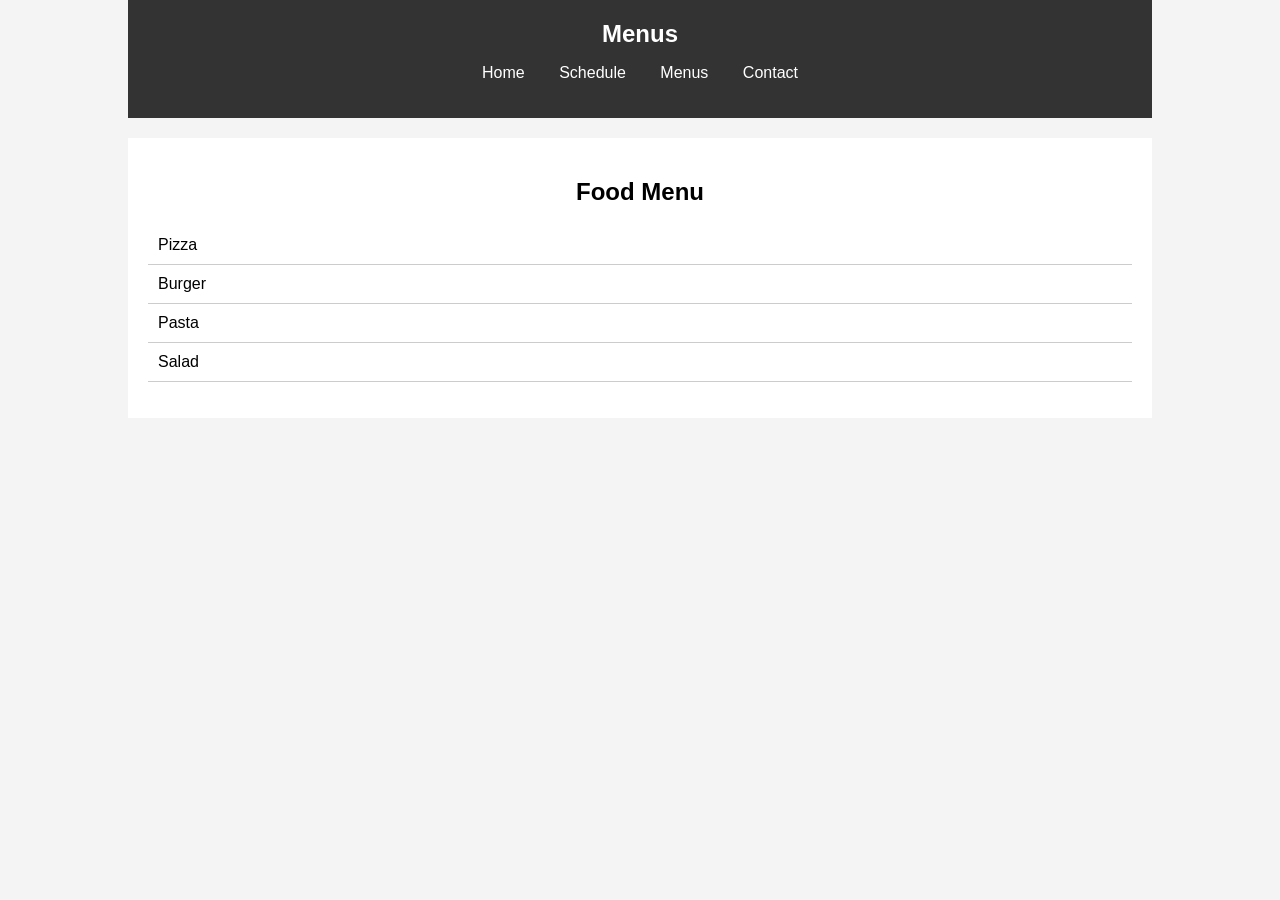
<file: CENTRAL INTELLIGENCE/public/menus_bs.html>
<!DOCTYPE html>
<html lang="en">
<head>
    <meta charset="UTF-8">
    <meta name="viewport" content="width=device-width, initial-scale=1.0">
    <title>Menus</title>

    <style>
        body {
            font-family: Arial, sans-serif;
            margin: 0;
            padding: 0;
            background-color: #f4f4f4;
        }

        .container {
            width: 80%;
            margin: auto;
            overflow: hidden;
        }

        .menu-section {
            background: #333;
            color: #fff;
            padding: 20px 0;
            text-align: center;
        }

        .menu-section h1 {
            margin: 0;
        }

        .menu-section ul {
            list-style: none;
            padding: 0;
        }

        .menu-section ul li {
            display: inline;
            margin: 0 15px;
        }

        .menu-section ul li a {
            color: #fff;
            text-decoration: none;
        }

        .foods {
            background: #fff;
            padding: 20px;
            margin-top: 20px;
        }

        .foods h2 {
            text-align: center;
        }

        .foods ul {
            list-style-type: none;
            padding: 0;
        }

        .foods ul li {
            padding: 10px;
            border-bottom: 1px solid #ccc;
        }
    </style>
</head>
<body>
    <div class="container">
        <section class="menu-section">
            <h1>Menus</h1>
            <ul>
                <li><a href="index.html">Home</a></li>
                <li><a href="schedule.html">Schedule</a></li>
                <li><a href="menus_bs.html">Menus</a></li>
                <li><a href="contact.html">Contact</a></li>
            </ul>
        </section>
        <section class="foods">
            <h2>Food Menu</h2>
            <ul>
                <li>Pizza</li>
                <li>Burger</li>
                <li>Pasta</li>
                <li>Salad</li>
            </ul>
        </section>
    </div>
</body>
</html>
</file>
<file: CENTRAL INTELLIGENCE/public/style.css>
@import url('https://fonts.googleapis.com/css2?family=DM+Mono:wght@400;500&family=Space+Grotesk:wght@400;500;600;700&display=swap');

:root {
    --ink: #111719;
    --panel: #182124;
    --paper: #d9ddd4;
    --muted: #89918b;
    --line: rgba(217, 221, 212, .16);
    --signal: #f19a38;
    --mint: #b5c8b8;
}

* {
    box-sizing: border-box;
    margin: 0;
    padding: 0;
}

html {
    scroll-behavior: smooth;
}

body {
    background: var(--ink);
    color: var(--paper);
    font-family: 'Space Grotesk', sans-serif;
    line-height: 1.6;
}

body::before {
    background-image: linear-gradient(rgba(217, 221, 212, .025) 1px, transparent 1px), linear-gradient(90deg, rgba(217, 221, 212, .025) 1px, transparent 1px);
    background-size: 32px 32px;
    content: '';
    inset: 0;
    pointer-events: none;
    position: fixed;
    z-index: -1;
}

a {
    color: inherit;
}

header {
    background: rgba(17, 23, 25, .94);
    border-bottom: 1px solid var(--line);
    position: sticky;
    top: 0;
    z-index: 10;
}

nav {
    align-items: center;
    display: flex;
    gap: 30px;
    justify-content: space-between;
    margin: auto;
    max-width: 1240px;
    min-height: 78px;
    padding: 0 32px;
}

.logo {
    align-items: center;
    display: flex;
    font-size: .9rem;
    font-weight: 700;
    gap: 11px;
    letter-spacing: .08em;
    line-height: 1.05;
    text-decoration: none;
    text-transform: uppercase;
}

.logo small {
    color: var(--muted);
    font-family: 'DM Mono', monospace;
    font-size: .52rem;
    font-weight: 400;
    letter-spacing: .12em;
}

.logo-mark {
    align-items: center;
    border: 1px solid var(--signal);
    color: var(--signal);
    display: flex;
    font-family: 'DM Mono', monospace;
    height: 34px;
    justify-content: center;
    width: 34px;
}

nav ul {
    display: flex;
    gap: 27px;
    list-style: none;
}

nav li a,
.clearance,
.eyebrow,
.card-top,
.metadata,
.contact-links small,
footer {
    font-family: 'DM Mono', monospace;
    letter-spacing: .08em;
    text-transform: uppercase;
}

nav li a {
    color: var(--muted);
    font-size: .7rem;
    text-decoration: none;
}

nav li a:hover,
nav li a.active {
    color: var(--signal);
}

nav li a.active {
    background: var(--signal);
    color: var(--ink);
    padding: 7px 9px;
}

.clearance {
    color: var(--signal);
    font-size: .6rem;
    white-space: nowrap;
}

.hero {
    align-items: center;
    display: grid;
    gap: 60px;
    grid-template-columns: minmax(0, 1.4fr) minmax(230px, .6fr);
    margin: auto;
    max-width: 1240px;
    min-height: 660px;
    padding: 90px 32px;
}

.eyebrow {
    align-items: center;
    color: var(--muted);
    display: flex;
    font-size: .65rem;
    gap: 10px;
}

.eyebrow span {
    background: var(--signal);
    display: inline-block;
    height: 7px;
    width: 7px;
}

.hero h2 {
    font-size: clamp(3.7rem, 8vw, 7.5rem);
    letter-spacing: -.06em;
    line-height: .94;
    margin: 35px 0 28px;
    max-width: 800px;
}

.highlight {
    color: var(--signal);
}

.hero-copy {
    color: var(--mint);
    font-size: 1rem;
    max-width: 440px;
}

.hero-actions {
    align-items: center;
    display: flex;
    gap: 27px;
    margin-top: 38px;
}

.btn {
    background: var(--signal);
    color: var(--ink);
    font-family: 'DM Mono', monospace;
    font-size: .7rem;
    font-weight: 500;
    letter-spacing: .04em;
    padding: 14px 17px;
    text-decoration: none;
    text-transform: uppercase;
}

.btn:hover {
    background: var(--paper);
}

.btn span,
.text-link span,
.project-card a span,
.contact-links a span {
    font-size: 1rem;
    margin-left: 8px;
}

.text-link {
    color: var(--paper);
    font-family: 'DM Mono', monospace;
    font-size: .68rem;
    text-decoration: none;
    text-transform: uppercase;
}

.text-link:hover {
    color: var(--signal);
}

.hero-aside {
    border-left: 1px solid var(--line);
    padding: 22px 0 22px 35px;
}

.radar {
    border: 1px solid var(--line);
    border-radius: 50%;
    height: 188px;
    margin: 0 auto 28px;
    overflow: hidden;
    position: relative;
    width: 188px;
}

.radar::before,
.radar::after {
    border: 1px solid var(--line);
    border-radius: 50%;
    content: '';
    inset: 25%;
    position: absolute;
}

.radar::after {
    border: 0;
    border-left: 1px solid var(--line);
    border-radius: 0;
    height: 100%;
    left: 50%;
    top: 0;
    width: 0;
}

.radar-sweep {
    animation: sweep 4s linear infinite;
    background: linear-gradient(90deg, transparent, rgba(241, 154, 56, .4));
    height: 1px;
    left: 50%;
    position: absolute;
    top: 50%;
    transform-origin: left;
    width: 95px;
}

.radar-dot {
    background: var(--signal);
    border-radius: 50%;
    box-shadow: 0 0 12px var(--signal);
    height: 5px;
    position: absolute;
    width: 5px;
}

.dot-one {
    left: 42%;
    top: 30%;
}

.dot-two {
    bottom: 28%;
    right: 24%;
}

@keyframes sweep {
    to {
        transform: rotate(360deg);
    }
}

.aside-label {
    color: var(--muted);
    font: .62rem 'DM Mono', monospace;
    letter-spacing: .1em;
}

.aside-value {
    color: var(--mint);
    font: 500 .82rem 'DM Mono', monospace;
    margin-top: 6px;
}

.status-list {
    border-top: 1px solid var(--line);
    margin-top: 24px;
}

.status-list p {
    border-bottom: 1px solid var(--line);
    display: flex;
    font: .6rem 'DM Mono', monospace;
    justify-content: space-between;
    padding: 12px 0;
}

.status-list span {
    color: var(--muted);
}

.status-list b {
    color: var(--signal);
    font-weight: 400;
}

.about,
.projects,
.contact {
    border-top: 1px solid var(--line);
    padding: 110px 32px;
}

.about > *,
.projects > *,
.contact > * {
    margin-left: auto;
    margin-right: auto;
    max-width: 1176px;
}

.section-heading h2,
.contact h2 {
    font-size: clamp(2.5rem, 5vw, 5rem);
    letter-spacing: -.05em;
    line-height: 1;
    margin: 25px 0 22px;
}

.section-note {
    color: var(--muted);
    max-width: 410px;
}

.about-grid {
    display: grid;
    gap: 80px;
    grid-template-columns: 1fr 1fr;
    padding: 20px 0 60px;
}

.statement {
    color: var(--mint);
    font-size: clamp(1.35rem, 2.2vw, 2rem);
    line-height: 1.25;
    max-width: 480px;
}

.profile-copy {
    color: var(--muted);
    max-width: 430px;
}

.profile-copy p + p {
    margin-top: 18px;
}

.muted,
.orange {
    color: var(--signal);
}

.metadata {
    border-top: 1px solid var(--line);
    display: grid;
    font-size: .58rem;
    gap: 14px 20px;
    grid-template-columns: auto 1fr auto 1fr auto 1fr;
    padding-top: 19px;
}

.metadata span {
    color: var(--muted);
}

.projects {
    background: var(--panel);
}

.project-grid {
    display: grid;
    gap: 15px;
    grid-template-columns: repeat(3, 1fr);
    margin-top: 55px;
}

.project-card {
    border: 1px solid var(--line);
    display: flex;
    flex-direction: column;
    min-height: 270px;
    padding: 24px;
    transition: border-color .2s, transform .2s;
}

.project-card:hover {
    border-color: var(--signal);
    transform: translateY(-5px);
}

.card-top {
    color: var(--muted);
    display: flex;
    font-size: .6rem;
    justify-content: space-between;
}

.card-top b {
    font-weight: 500;
}

.redacted {
    -webkit-user-select: none;
    background: var(--signal);
    color: transparent;
    display: inline-block;
    line-height: 1;
    margin-left: 3px;
    min-width: 25px;
    user-select: none;
}

.status {
    color: var(--mint);
}

.status.pending {
    color: var(--signal);
}

.project-card h3 {
    font-size: 1.45rem;
    letter-spacing: -.03em;
    margin: 48px 0 10px;
}

.project-card p {
    color: var(--muted);
    font-size: .88rem;
}

.project-card a {
    color: var(--signal);
    font-family: 'DM Mono', monospace;
    font-size: .65rem;
    margin-top: auto;
    padding-top: 25px;
    text-decoration: none;
    text-transform: uppercase;
}

.project-card a:hover {
    color: var(--paper);
}

.contact {
    align-items: start;
    display: grid;
    gap: 80px;
    grid-template-columns: 1fr 1fr;
}

.contact-copy > p:last-child {
    color: var(--muted);
    max-width: 330px;
}

.contact-links {
    border-top: 1px solid var(--line);
}

.contact-links a,
.contact-links p {
    align-items: center;
    border-bottom: 1px solid var(--line);
    display: flex;
    font-size: .9rem;
    gap: 15px;
    justify-content: space-between;
    padding: 17px 0;
    text-decoration: none;
}

.contact-links a:hover {
    color: var(--signal);
}

.contact-links small {
    color: var(--muted);
    font-size: .58rem;
    margin-right: auto;
}

.discord-handle {
    color: var(--signal);
}

footer {
    border-top: 1px solid var(--line);
    color: var(--muted);
    display: flex;
    font-size: .58rem;
    justify-content: space-between;
    padding: 22px 32px;
}

.reveal {
    animation: reveal .7s ease both;
}

.hero-aside {
    animation-delay: .15s;
}

@keyframes reveal {
    from {
        opacity: 0;
        transform: translateY(18px);
    }

    to {
        opacity: 1;
        transform: translateY(0);
    }
}

@media (max-width: 760px) {
    nav {
        min-height: 68px;
        padding: 0 20px;
    }

    nav ul {
        display: flex;
        flex-wrap: wrap;
        gap: 8px 12px;
        justify-content: flex-end;
    }

    nav li a {
        font-size: .58rem;
    }

    .clearance {
        font-size: .52rem;
    }

    .hero {
        display: block;
        padding: 90px 20px 80px;
    }

    .hero h2 {
        font-size: clamp(3.5rem, 17vw, 6rem);
    }

    .hero-aside {
        border-left: 0;
        border-top: 1px solid var(--line);
        margin-top: 75px;
        padding: 35px 0 0;
    }

    .about,
    .projects,
    .contact {
        padding: 75px 20px;
    }

    .about-grid,
    .contact {
        display: block;
    }

    .profile-copy {
        margin-top: 35px;
    }

    .metadata {
        grid-template-columns: auto 1fr;
        margin-top: 35px;
    }

    .project-grid {
        grid-template-columns: 1fr;
        margin-top: 38px;
    }

    .project-card {
        min-height: 240px;
    }

    .contact-links {
        margin-top: 55px;
    }

    footer {
        display: block;
        line-height: 2;
        padding: 18px 20px;
    }
}
</file>
